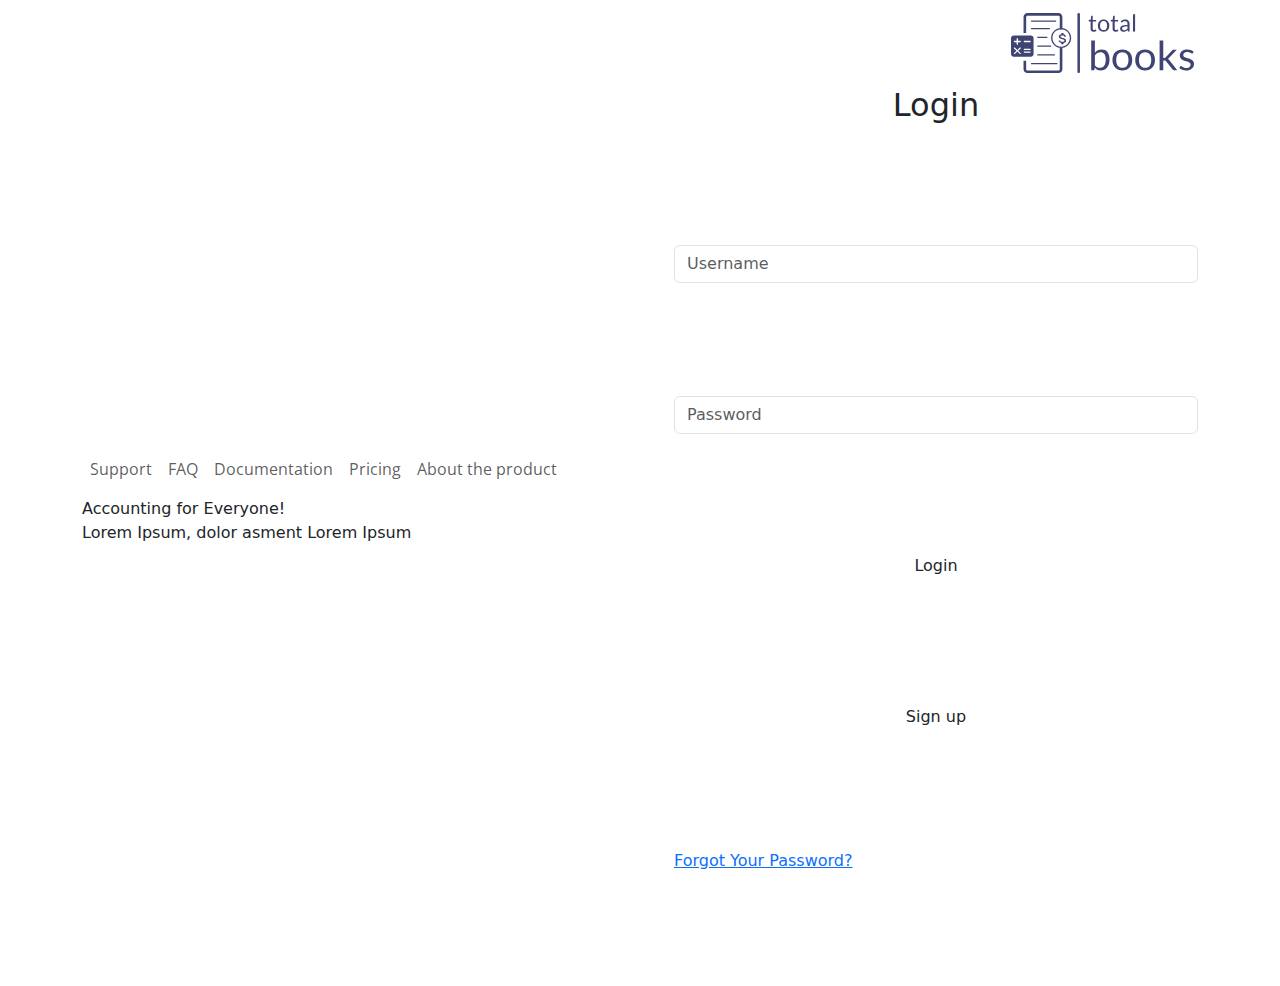
<file: Own Projects/Assignment 3/index.html>
<!DOCTYPE html>
<html lang="en">

<head>
    <meta charset="UTF-8">
    <meta name="viewport" content="width=device-width, initial-scale=1.0">
    <title>Total Book</title>
    <link rel="stylesheet" href="static/css/style.css">
    <link rel="stylesheet" href="https://cdn.jsdelivr.net/npm/bootstrap@5.3.2/dist/css/bootstrap.min.css">
</head>

<body>

    <div class="container">
        <div class="row">
            <nav class="navbar navbar-expand-lg nav-wrapper">
                <div class="container-fluid">
                    <button class="navbar-toggler" type="button" data-bs-toggle="collapse" data-bs-target="#navbarText"
                        aria-controls="navbarText" aria-expanded="false" aria-label="Toggle navigation">
                        <span class="navbar-toggler-icon"></span>
                    </button>
                    <div class="collapse navbar-collapse" id="navbarText">
                        <ul class="navbar-nav me-auto mb-2 mb-lg-0">
                            <li class="nav-item">
                                <a class="nav-link" href="#">Support</a>
                            </li>
                            <li class="nav-item">
                                <a class="nav-link" href="#">FAQ</a>
                            </li>
                            <li class="nav-item">
                                <a class="nav-link" href="#">Documentation</a>
                            </li>
                            <li class="nav-item">
                                <a class="nav-link" href="#">Pricing</a>
                            </li>
                            <li class="nav-item">
                                <a class="nav-link" href="#">About the product</a>
                            </li>
                        </ul>
                    </div>
                </div>
            </nav>
            <div class="row">
                <!-- <img src="" width="20px" height="20px" alt=""> -->
                <div>Accounting for Everyone!</div>
                <div>Lorem Ipsum, dolor asment Lorem Ipsum</div>
            </div>
        </div>
        <div class="row">
            <nav class="navbar navbar-expand-lg nav-wrapper">
                <a class="navbar-brand" href="#"><img src="static/images/Logo.svg" height="60px"></a>
            </nav>
            <div class="container-form">
                <form action="#" method="get" class="login-form">
                    <div class="row vh-100">
                        <h2 class="text-center">Login</h2>
                        <div class="col-12">
                            <input type="text" class="form-control" placeholder="Username" name="username" required>
                        </div>
                        <div class="col-12">
                            <input type="password" class="form-control" placeholder="Password" name="password" required>
                        </div>
                        <div class="text-center col-12">
                            <button class="btn" type="submit">Login</button>
                        </div>
                        <div class="text-center col-12">
                            <button class="btn" type="submit">Sign up</button>
                        </div>
                        <div class="col-12">
                            <a href="#">Forgot Your Password?</a>
                        </div>
                    </div>
                </form>
            </div>
        </div>
    </div>
</body>

</html>
</file>
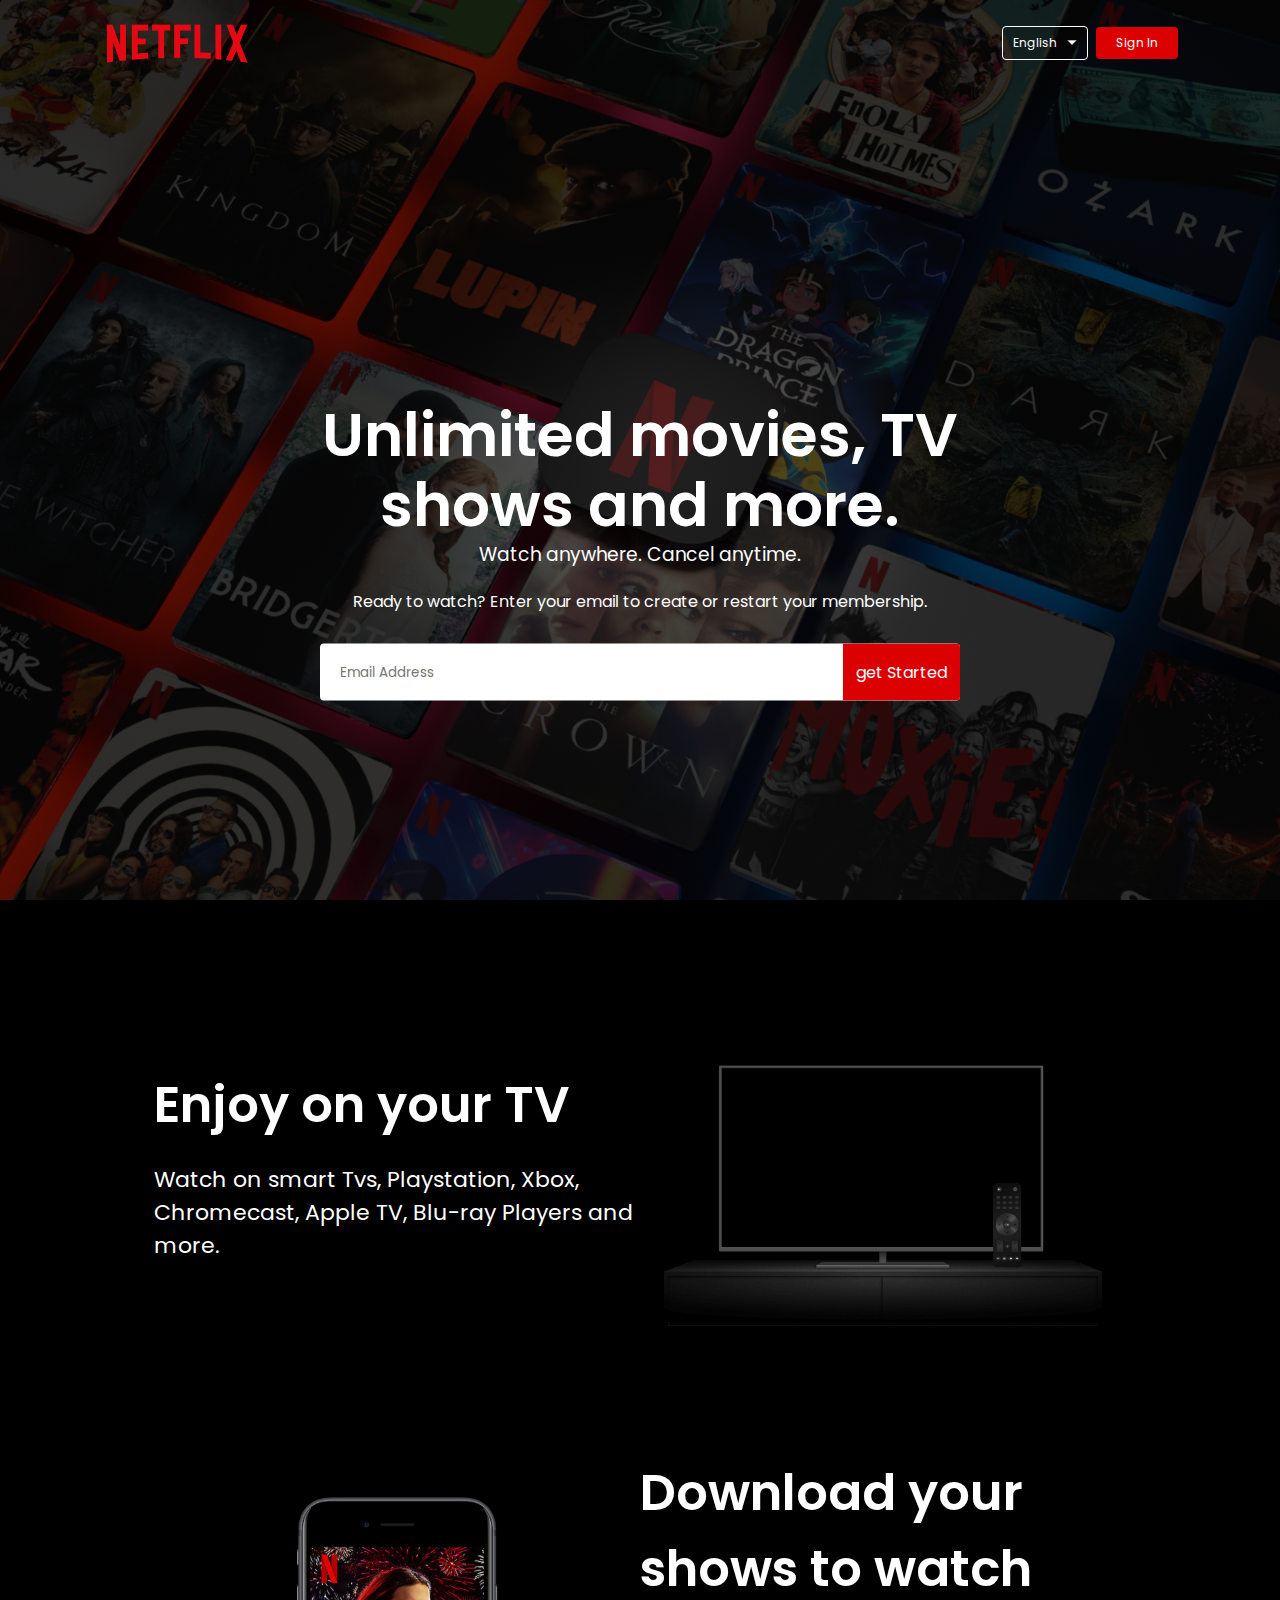
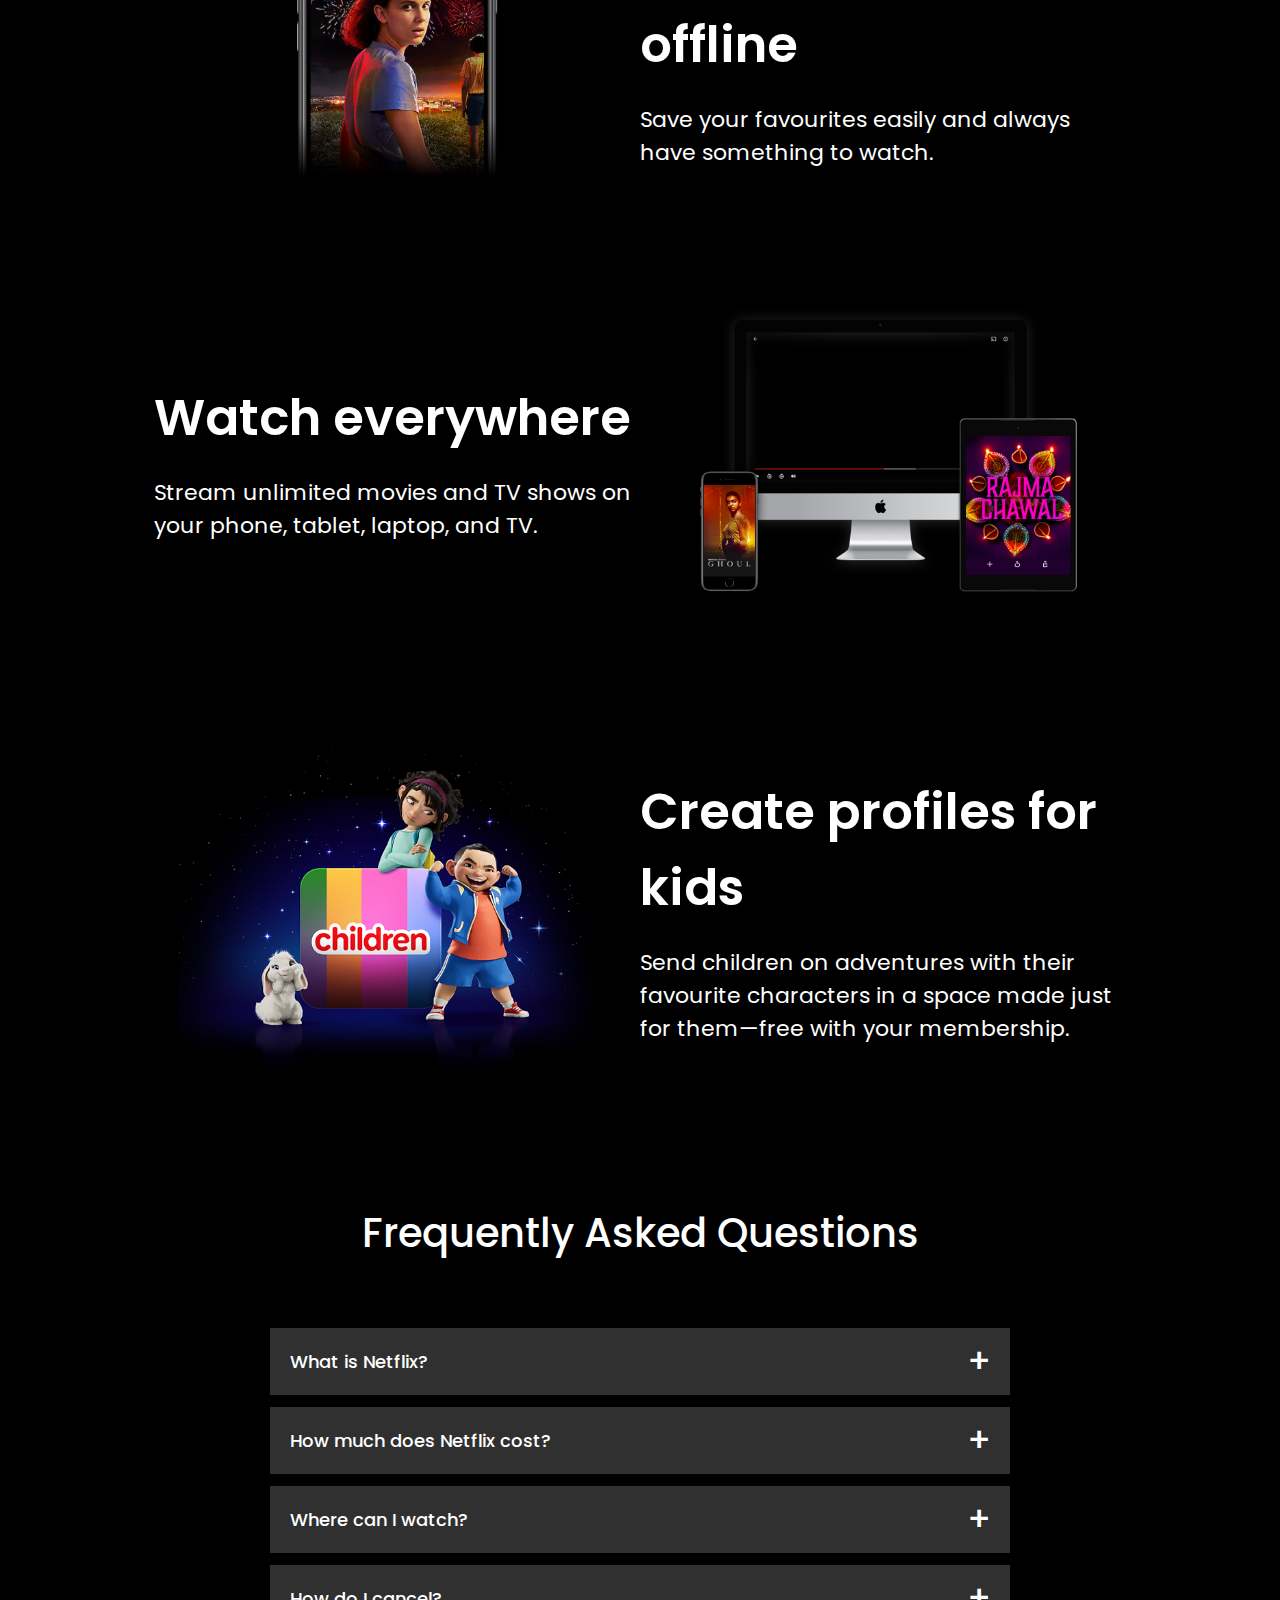
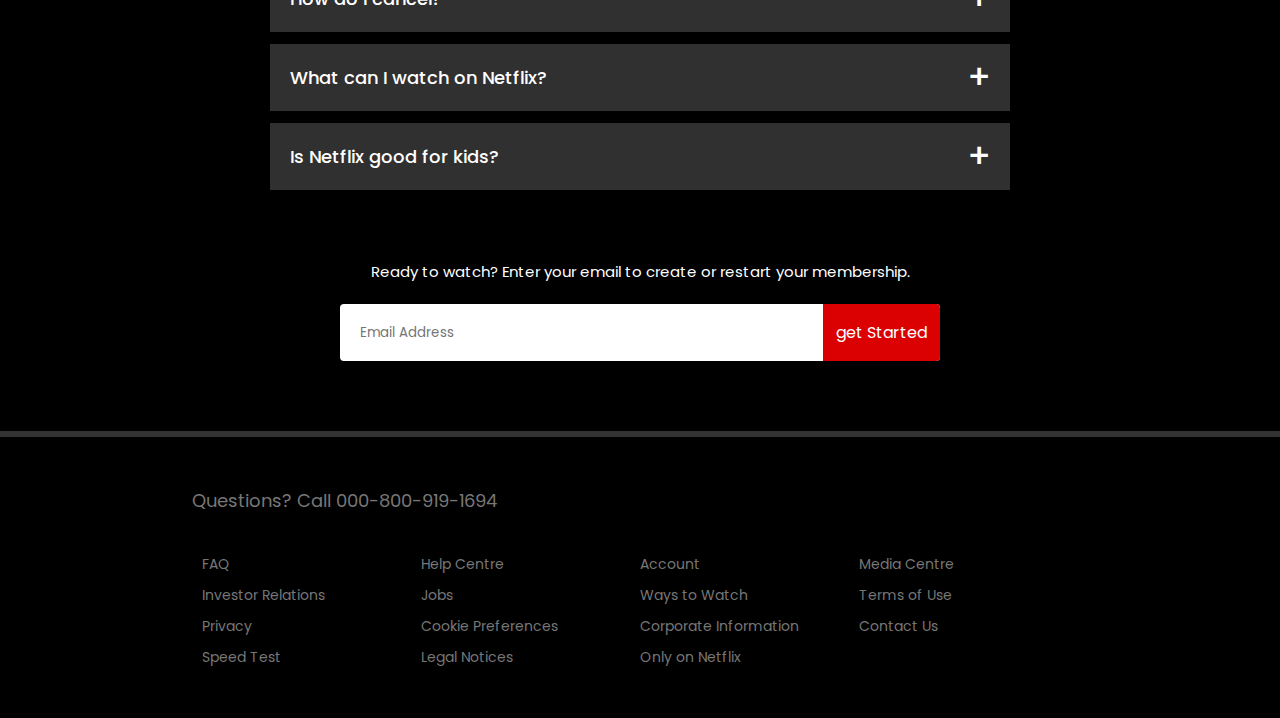
<file: Own Projects/Clone Netflix/index.html>
<!DOCTYPE html>
<html lang="en">

<head>
    <meta charset="UTF-8">
    <meta name="viewport" content="width=device-width, initial-scale=1.0">
    <title>Netflix Clone</title>
    <link rel="stylesheet" href="style.css">
</head>

<body>
    <div class="header">
        <nav>
            <img src="images/Logonetflix-logo.png" class="logo">
            <div>
                <button class="language-btn">English <img src="images/Carrot-Vector 41.svg"></button>
                <button>Sign In</button>
            </div>
        </nav>
        <div class="header-content">
            <h1>Unlimited movies, TV shows and more.</h1>
            <h3>Watch anywhere. Cancel anytime.</h3>
            <p>Ready to watch? Enter your email to create or restart your membership.</p>
            <form class="email-signup">
                <input type="email" placeholder="Email Address" required>
                <button type="submit">get Started</button>
            </form>
        </div>
    </div>
    <div class="features">
        <div class="row">
            <div class="text-col">
                <h2>Enjoy on your TV</h2>
                <p>Watch on smart Tvs, Playstation, Xbox, Chromecast, Apple TV, Blu-ray Players and more.</p>
            </div>
            <div class="img-col">
                <img src="images/tv.png">
            </div>
        </div>
        <div class="row">
            <div class="img-col">
                <img src="images/mobile-0819.jpg">
            </div>
            <div class="text-col">
                <h2>Download your shows to watch offline</h2>
                <p>Save your favourites easily and always have something to watch.</p>
            </div>
        </div>
        <div class="row">
            <div class="text-col">
                <h2>Watch everywhere</h2>
                <p>Stream unlimited movies and TV shows on your phone, tablet, laptop, and TV.</p>
            </div>
            <div class="img-col">
                <img src="images/device-pile-in.png">
            </div>
        </div>
        <div class="row">
            <div class="img-col">
                <img
                    src="images/AAAABVr8nYuAg0xDpXDv0VI9HUoH7r2aGp4TKRCsKNQrMwxzTtr-NlwOHeS8bCI2oeZddmu3nMYr3j9MjYhHyjBASb1FaOGYZNYvPBCL.png">
            </div>
            <div class="text-col">
                <h2>Create profiles for kids</h2>
                <p>Send children on adventures with their favourite characters in a space made just for them—free with
                    your membership.</p>
            </div>
        </div>
    </div>
    <div class="faq">
        <h2>Frequently Asked Questions</h2>
        <ul class="accordian">
            <li>
                <input type="radio" name="accordian" id="first">
                <label for="first">What is Netflix?</label>
                <div class="content">
                    <p>Netflix is a streaming service that offers a wide variety of award-winning TV shows, movies,
                        anime, documentaries and more - on thousands of internet-connected devices.
                        You can watch as much as you want, whenever you want, without a single ad - all for one low
                        monthly price. There's always something new to discover, and new TV shows and movies are added
                        every week!
                    </p>
                </div>
            </li>
            <li>
                <input type="radio" name="accordian" id="second">
                <label for="second">How much does Netflix cost?</label>
                <div class="content">
                    <p>Watch Netflix on your smartphone, tablet, Smart TV, laptop, or streaming device, all for one
                        fixed monthly fee. Plans range from ₹ 149 to ₹ 649 a month. No extra costs, no contracts.
                    </p>
                </div>
            </li>
            <li>
                <input type="radio" name="accordian" id="third">
                <label for="third">Where can I watch?</label>
                <div class="content">
                    <p>
                        Watch anywhere, anytime. Sign in with your Netflix account to watch instantly on the web at
                        netflix.com from your personal computer or on any internet-connected device that offers the
                        Netflix app, including smart TVs, smartphones, tablets, streaming media players and game
                        consoles.
                    </p>
                </div>
            </li>
            <li>
                <input type="radio" name="accordian" id="fourth">
                <label for="fourth">How do I cancel?</label>
                <div class="content">
                    <p>Netflix is flexible. There are no annoying contracts and no commitments. You can easily cancel
                        your account online in two clicks. There are no cancellation fees – start or stop your account
                        anytime.</p>
                </div>
            </li>
            <li>
                <input type="radio" name="accordian" id="fifth">
                <label for="fifth">What can I watch on Netflix?</label>
                <div class="content">
                    <p>
                        Netflix has an extensive library of feature films, documentaries, TV shows, anime, award-winning
                        Netflix originals, and more. Watch as much as you want, anytime you want.
                    </p>
                </div>
            </li>
            <li>
                <input type="radio" name="accordian" id="sixth">
                <label for="sixth">Is Netflix good for kids?</label>
                <div class="content">
                    <p>
                        The Netflix Kids experience is included in your membership to give parents control while kids
                        enjoy family-friendly TV shows and films in their own space.
                    </p>
                </div>
            </li>
        </ul>
        <small>Ready to watch? Enter your email to create or restart your membership.
        </small>
        <form class="email-signup">
            <input type="email" placeholder="Email Address" required>
            <button type="submit">get Started</button>
        </form>
    </div>
    <div class="footer">
        <h2>Questions? Call 000-800-919-1694</h2>
        <div class="row">
            <div class="col">
                <a href="#">FAQ</a>
                <a href="#">Investor Relations</a>
                <a href="#">Privacy</a>
                <a href="#">Speed Test</a>
            </div>
            <div class="col">
                <a href="#">Help Centre</a>
                <a href="#">Jobs</a>
                <a href="#">Cookie Preferences</a>
                <a href="#">Legal Notices</a>
            </div>
            <div class="col">
                <a href="#">Account</a>
                <a href="#">Ways to Watch</a>
                <a href="#">Corporate Information</a>
                <a href="#">Only on Netflix</a>
            </div>
            <div class="col">
                <a href="#">Media Centre</a>
                <a href="#">Terms of Use</a>
                <a href="#">Contact Us</a>
            </div>
        </div>
    </div>
</body>

</html>
</file>
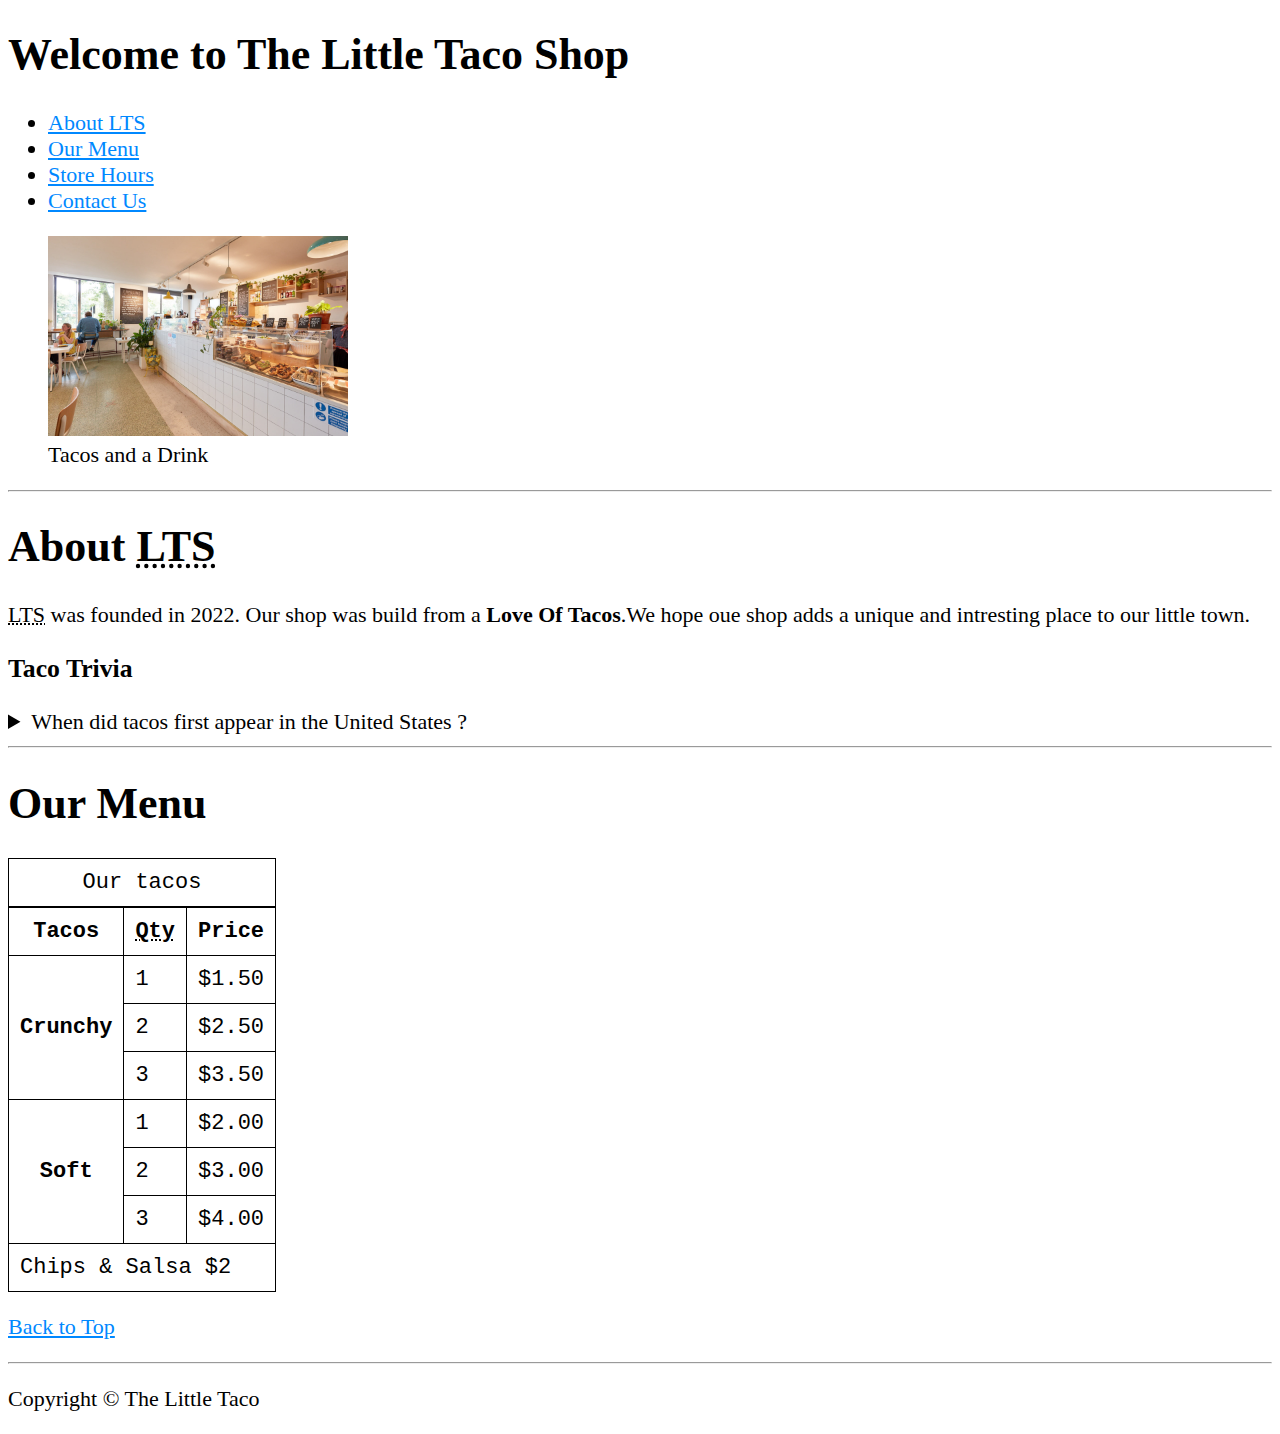
<file: Own Projects/HTML project/index.html>
<!DOCTYPE html>
<html lang="en">
<head>
    <meta charset="UTF-8">
    <meta name="viewport" content="width=device-width, initial-scale=1.0">
    <title>Taco Shop</title>
    <link rel="stylesheet" href="style.css">
    <link rel="icon" href="favicon.ico" type="image/x-icon">
</head>
<body>
    <header>
        <h1>Welcome to The Little Taco Shop</h1>
        <nav aria-label="primary-navigation">
            <ul>
                <li>
                    <a href="#about">About <abbr title="LITTLE TACO SHOP">LTS</abbr></a>
                </li>
                <li>
                    <a href="#menu">Our Menu</a>
                </li>
                <li>
                    <a href="hours.html">Store Hours</a>
                </li>
                <li>
                    <a href="contactus.html">Contact Us</a>
                </li>
            </ul>
        </nav>
        <figure>
            <img src="images/Spike_Cafe_Max-McClure_2621_sRGB_web-1800x1200-c-center.jpg" alt="taco cafe" width="300" height="200">
            <figcaption>Tacos and a Drink</figcaption>
        </figure>
    </header>
    <hr>
    <article id="about">
    <main>
        <h1>About <abbr title="LITTLE TACO SHOP">LTS</abbr></h1>
        <p><abbr title="LITTLE TACO SHOP">LTS</abbr> was founded in 2022. Our shop was build from a <strong>Love Of Tacos</strong>.We hope oue shop adds a unique and intresting place to our little town.</p>

        <h3>Taco Trivia</h3>
        <aside>
            <details>
                <summary>When did tacos first appear in the United States ?</summary>
                <p>Jeffery M Piller, taco historian and professor of history at the university of Minnesota, says the earliest mention of tacos in the United States are in a Newspaper from 1905.
                    (source: Smithsonian Magazin)
                </p>
            </details>
        </aside>
    </article>
        <hr>
        <article id="menu">
        <h1>Our Menu</h1>
        <table>
            <caption>Our tacos</caption>
            <thead>
                <tr>
                    <th>Tacos</th>
                    <th scope="col"><abbr title="Quantity">Qty</abbr></th>
                    <th scope="col">Price</th>
                </tr>
            </thead>
            <tbody>
                <tr>
                    <tr>
                        <th scope="row" rowspan="3">Crunchy</th>
                        <td>1</td>
                        <td>$1.50</td>
                    </tr>
                    <tr>
                        <td>2</td>
                        <td>$2.50</td>
                    </tr>
                    <tr>
                        <td>3</td>
                        <td>$3.50</td>
                    </tr>
                </tr>
                <tr>
                    <th scope="row" rowspan="3">Soft</th>
                    <td>1</td>
                    <td>$2.00</td>
                </tr>
                <tr>
                    <td>2</td>
                    <td>$3.00</td>
                </tr>
                <tr>
                    <td>3</td>
                    <td>$4.00</td>
                </tr>
            </tbody>
            <tfoot>
                <tr>
                    <td colspan="3">Chips & Salsa $2</td>
                </tr>
            </tfoot>
        </table>
    </article>
    </main>
    <footer>
        <p>
            <a href="#">Back to Top</a>
        </p>
    </footer>
    <hr>
    <p>Copyright &copy; The Little Taco</p>

</body>
</html>
</file>
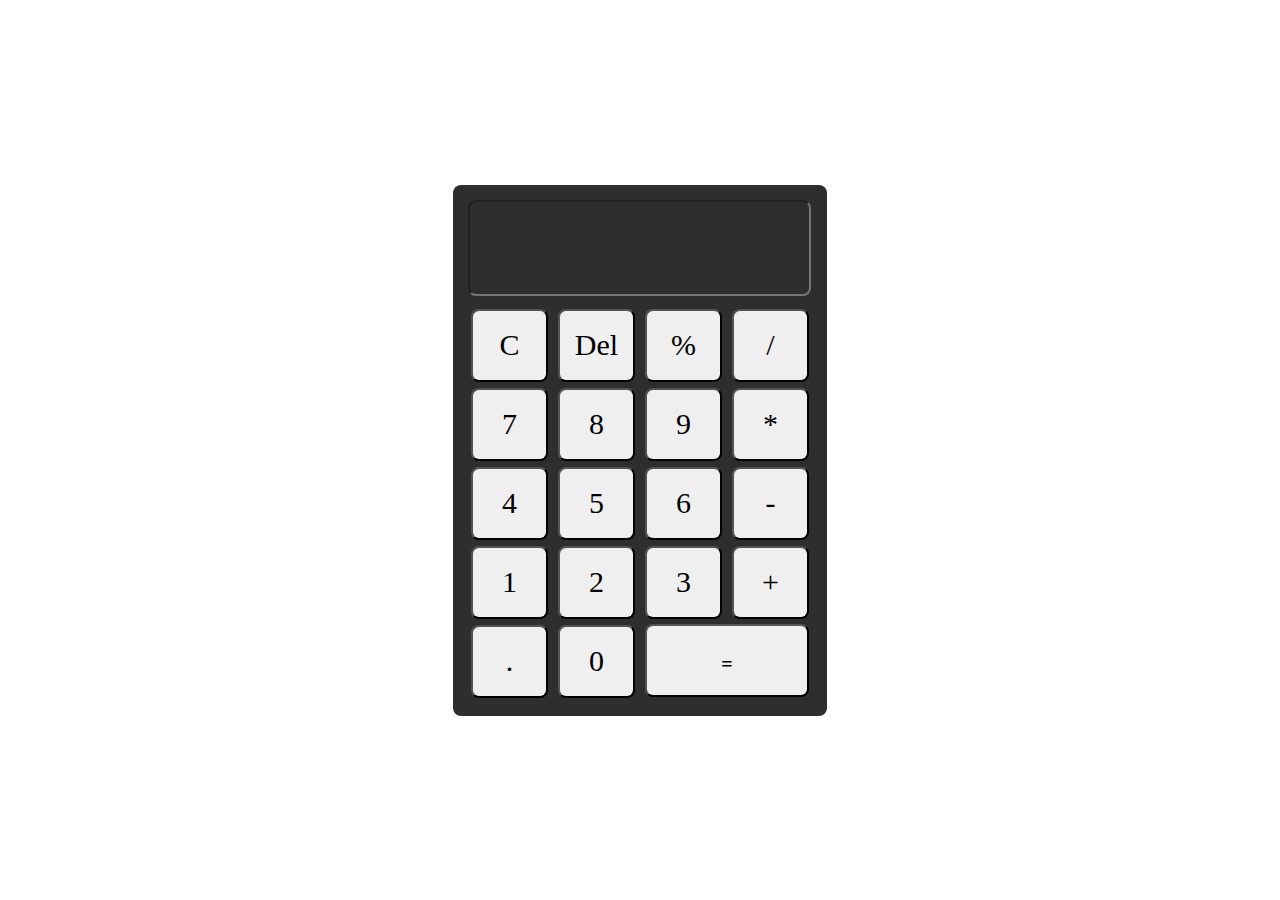
<file: Own Projects/Project_2/index.html>
<!DOCTYPE html>
<html lang="en">

<head>
    <meta charset="UTF-8">
    <meta name="viewport" content="width=device-width, initial-scale=1.0">
    <title>Calculator</title>
    <link rel="stylesheet" href="static/css/style.css">
    <link rel="stylesheet" href="static/css/responsive.css">
    <script src="https://code.jquery.com/jquery-3.6.4.min.js"></script>
    <script src="static/js/custom.js"></script>
</head>

<body>
    <div class="container">
        <div class="calculator">
            <form>
                <div>
                    <input class="calc-display" type="text" name="display" id="display">
                </div>
                <div>
                    <button class="clear-button" type="button" value="clear">C</button>
                    <button class="del-button" type="button" value="del">Del</button>
                    <button class="calc-button" type="button" value="%">%</button>
                    <button class="calc-button" type="button" value="/">/</button>
                </div>
                <div>
                    <button class="calc-button" type="button" value="7">7</button>
                    <button class="calc-button" type="button" value="8">8</button>
                    <button class="calc-button" type="button" value="9">9</button>
                    <button class="calc-button" type="button" value="*">*</button>
                </div>
                <div>
                    <button class="calc-button" type="button" value="4">4</button>
                    <button class="calc-button" type="button" value="5">5</button>
                    <button class="calc-button" type="button" value="6">6</button>
                    <button class="calc-button" type="button" value="-">-</button>
                </div>
                <div>
                    <button class="calc-button" type="button" value="1">1</button>
                    <button class="calc-button" type="button" value="2">2</button>
                    <button class="calc-button" type="button" value="3">3</button>
                    <button class="calc-button" type="button" value="+">+</button>
                </div>
                <div>
                    <button class="calc-button" type="button" value=".">.</button>
                    <button class="calc-button" type="button" value="0">0</button>
                    <button class="calc-equal-button" type="button" value="=">=</button>
                </div>
            </form>
        </div>
    </div>  
</body>

</html>
</file>
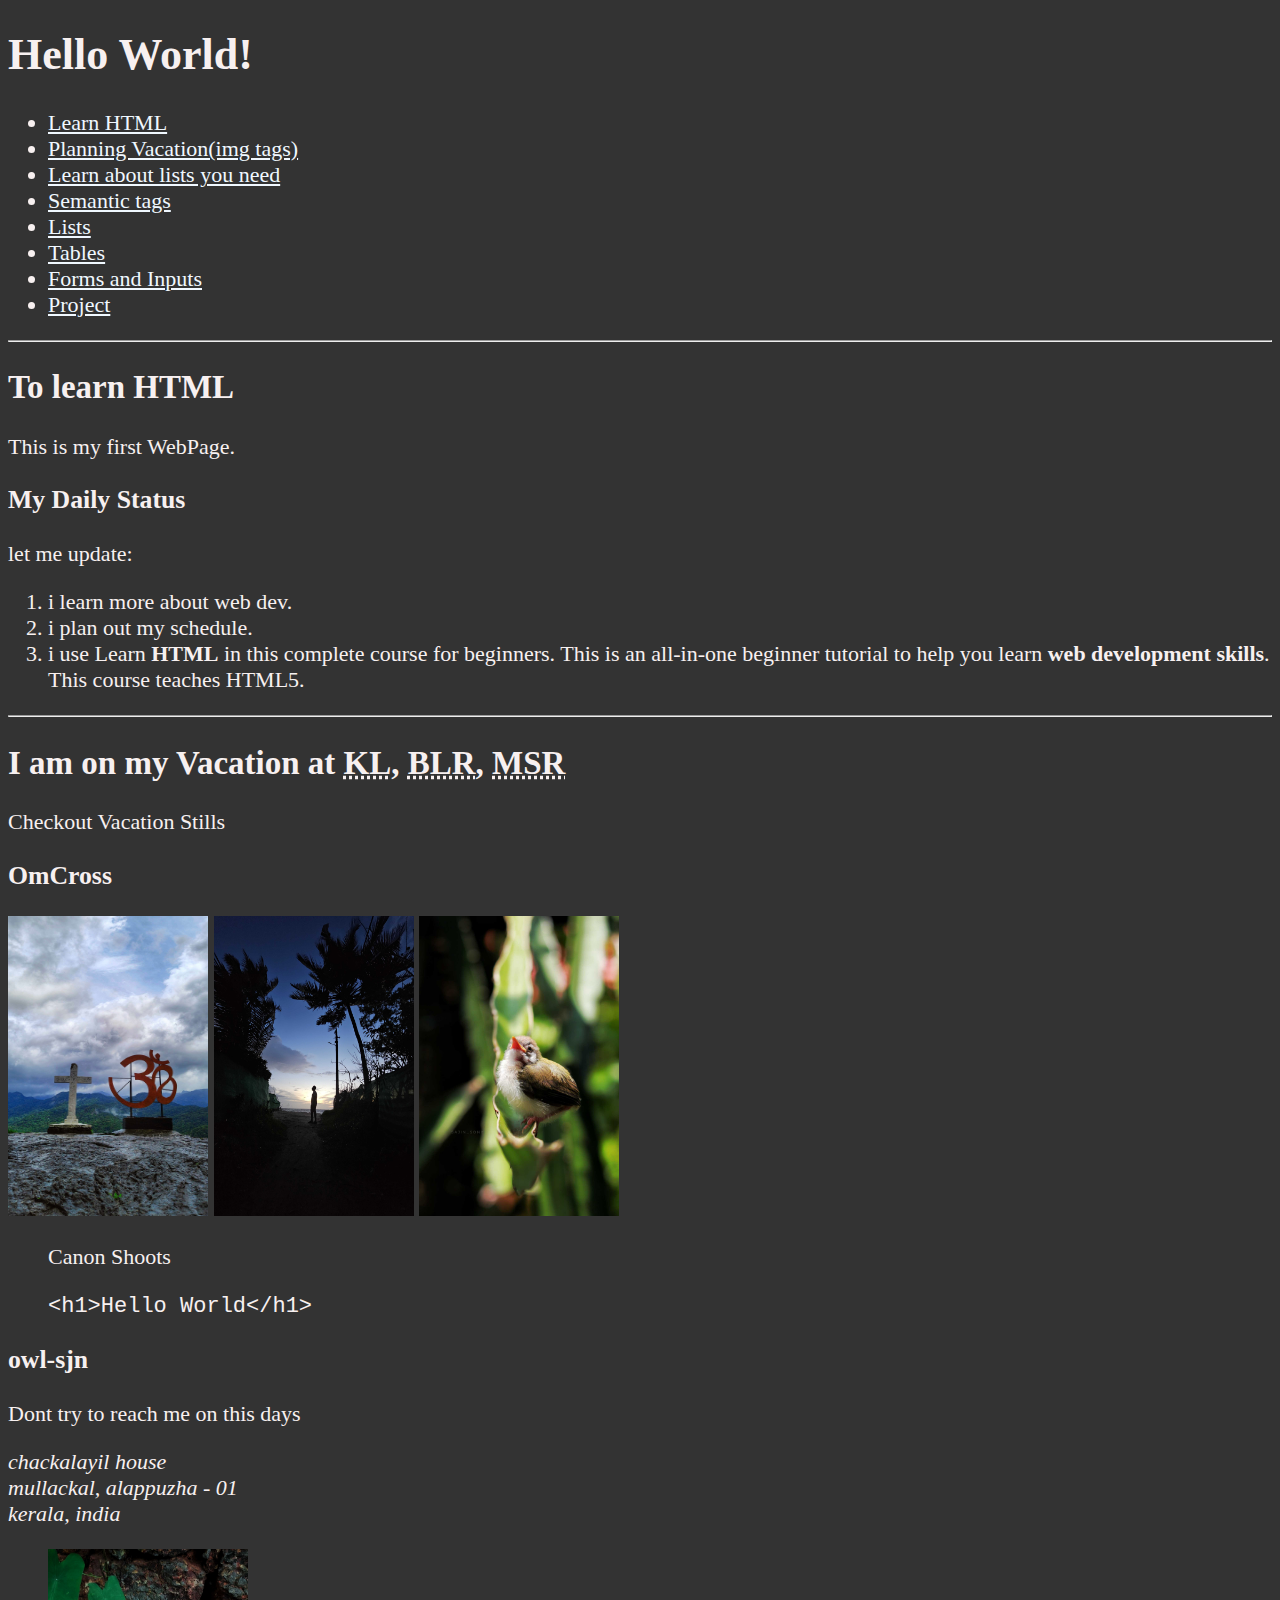
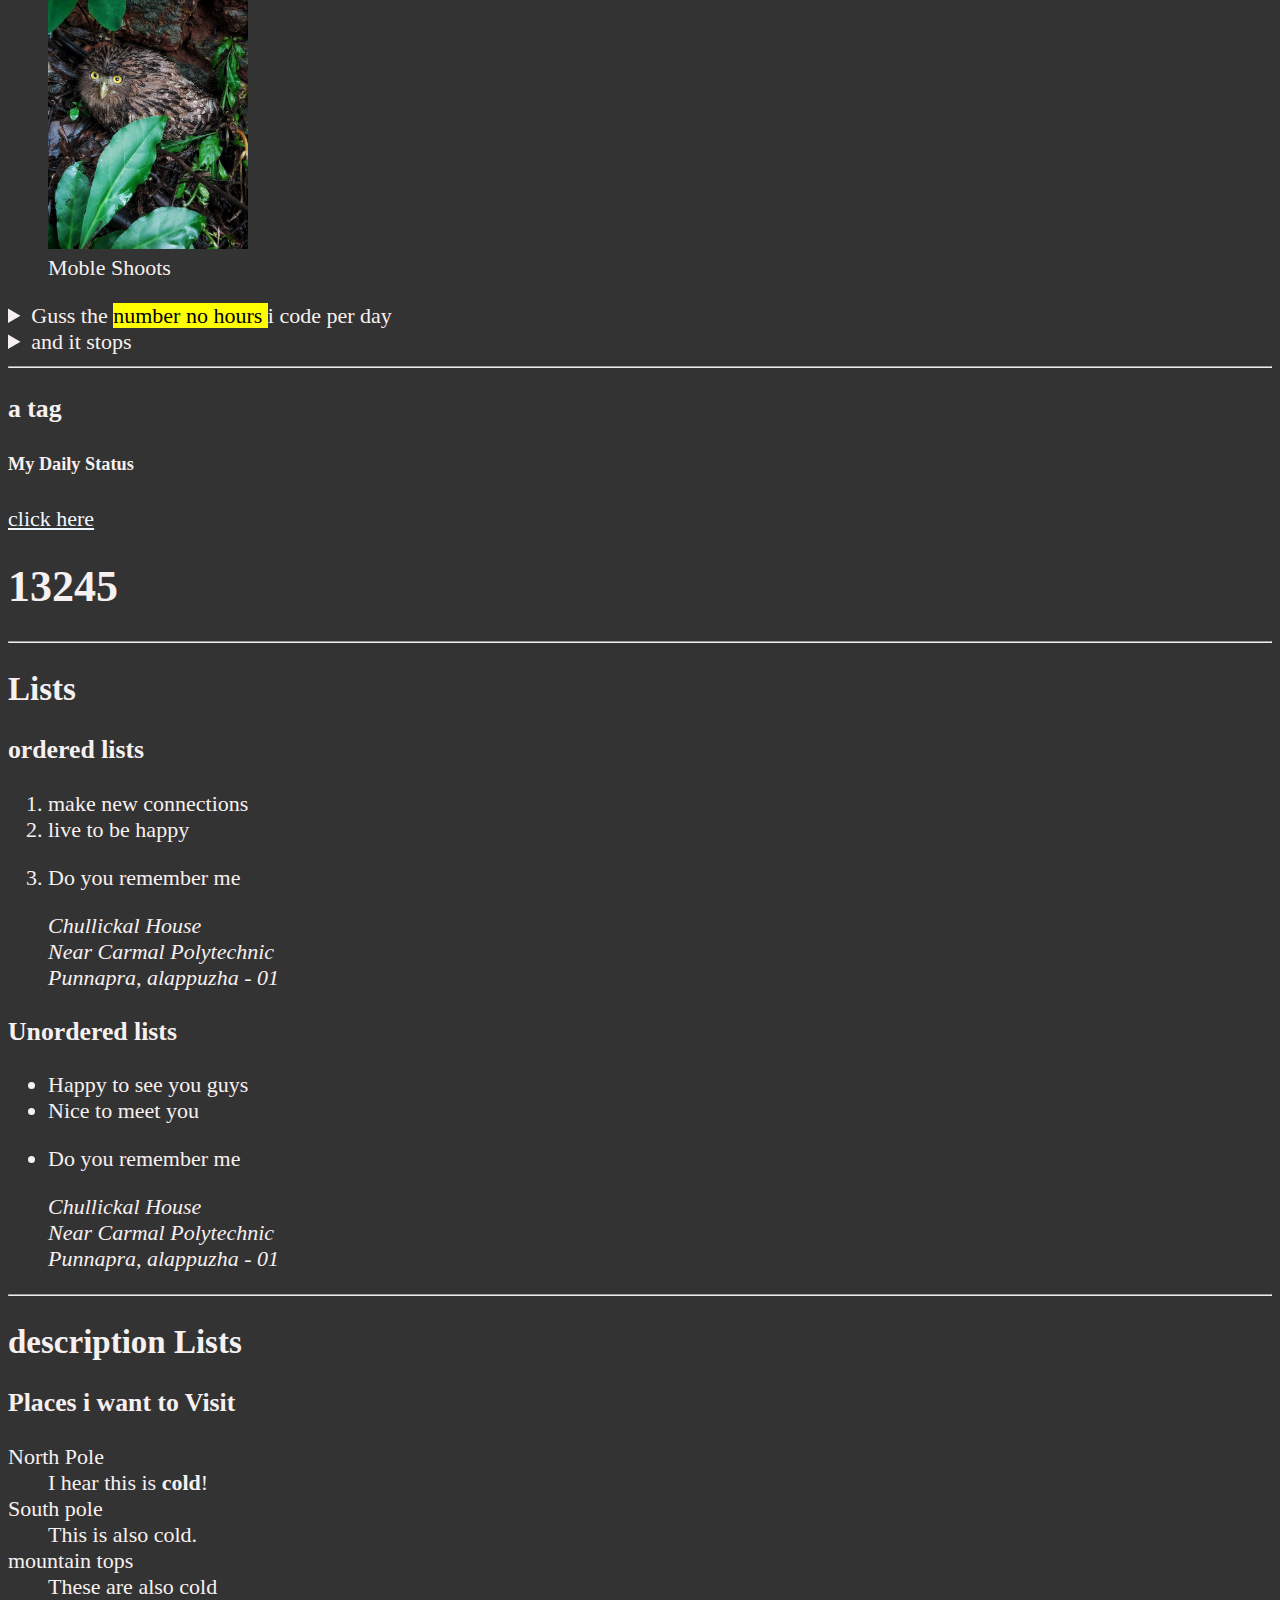
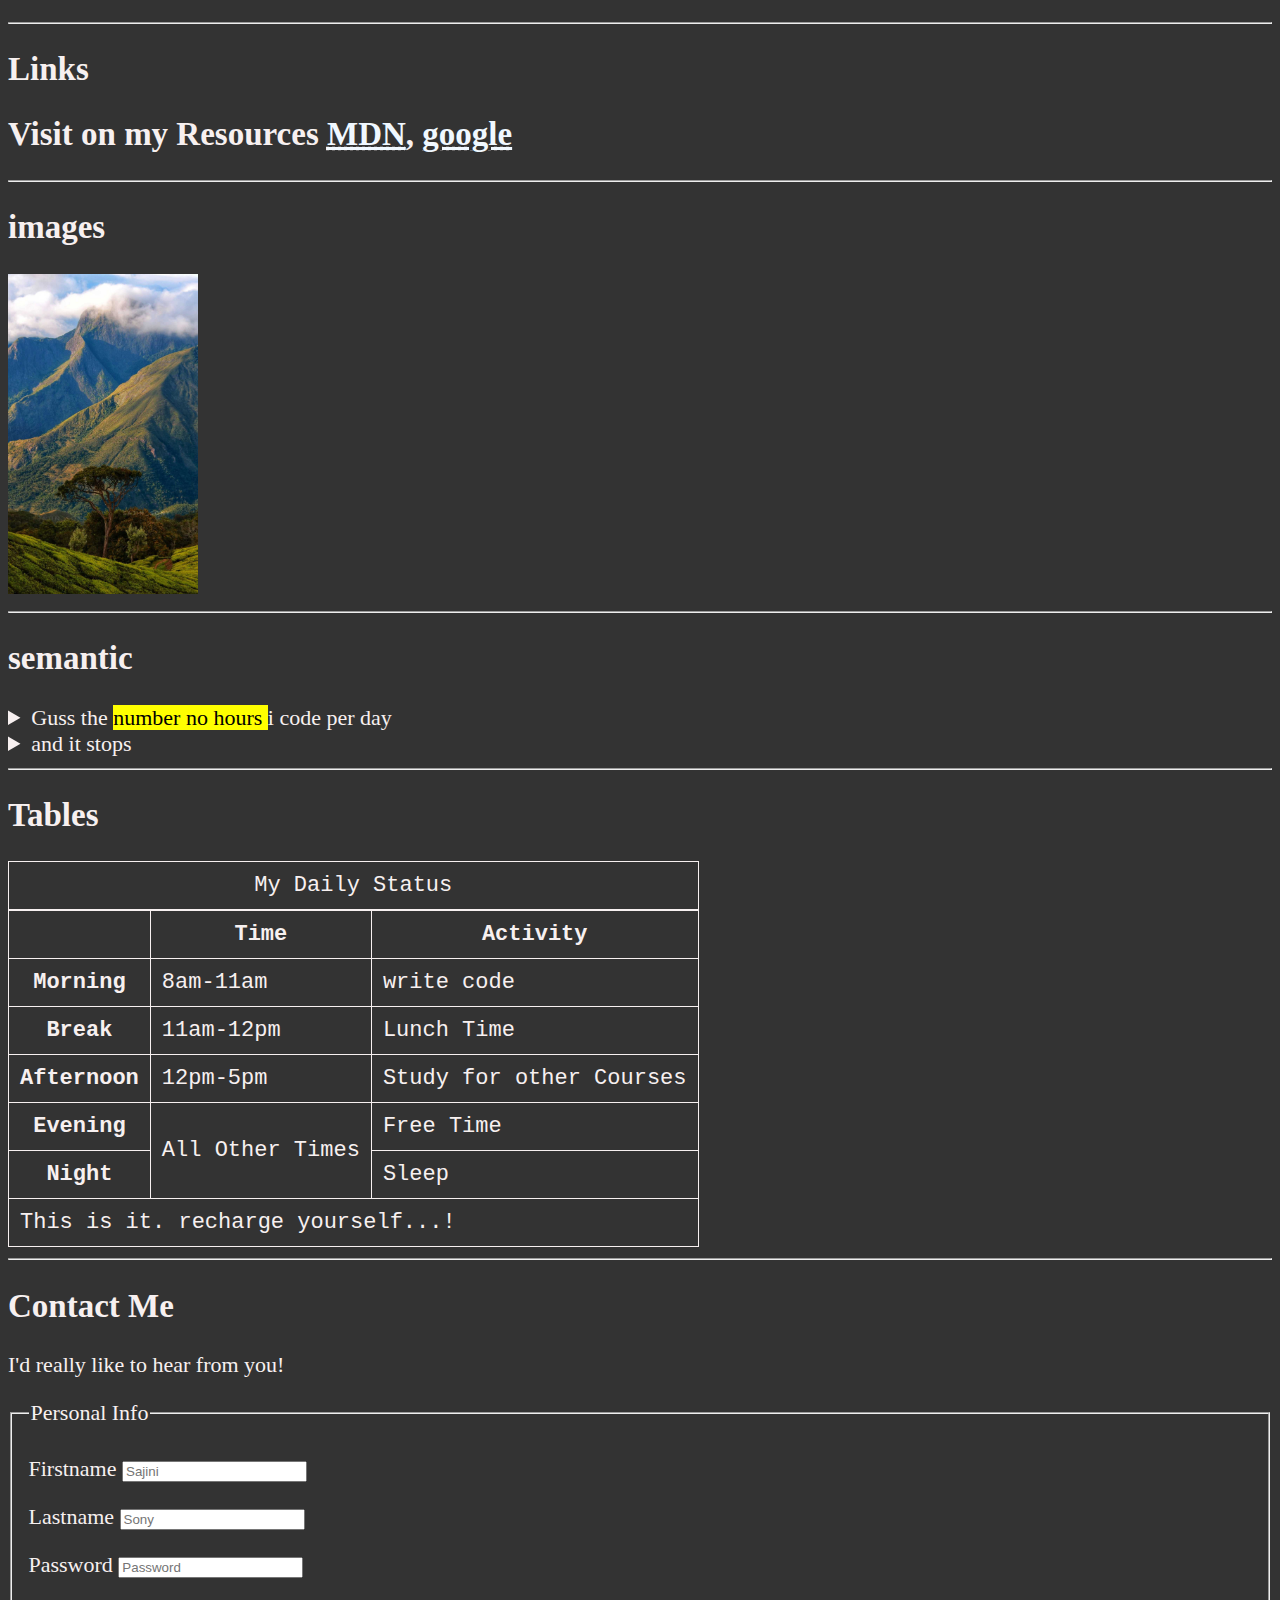
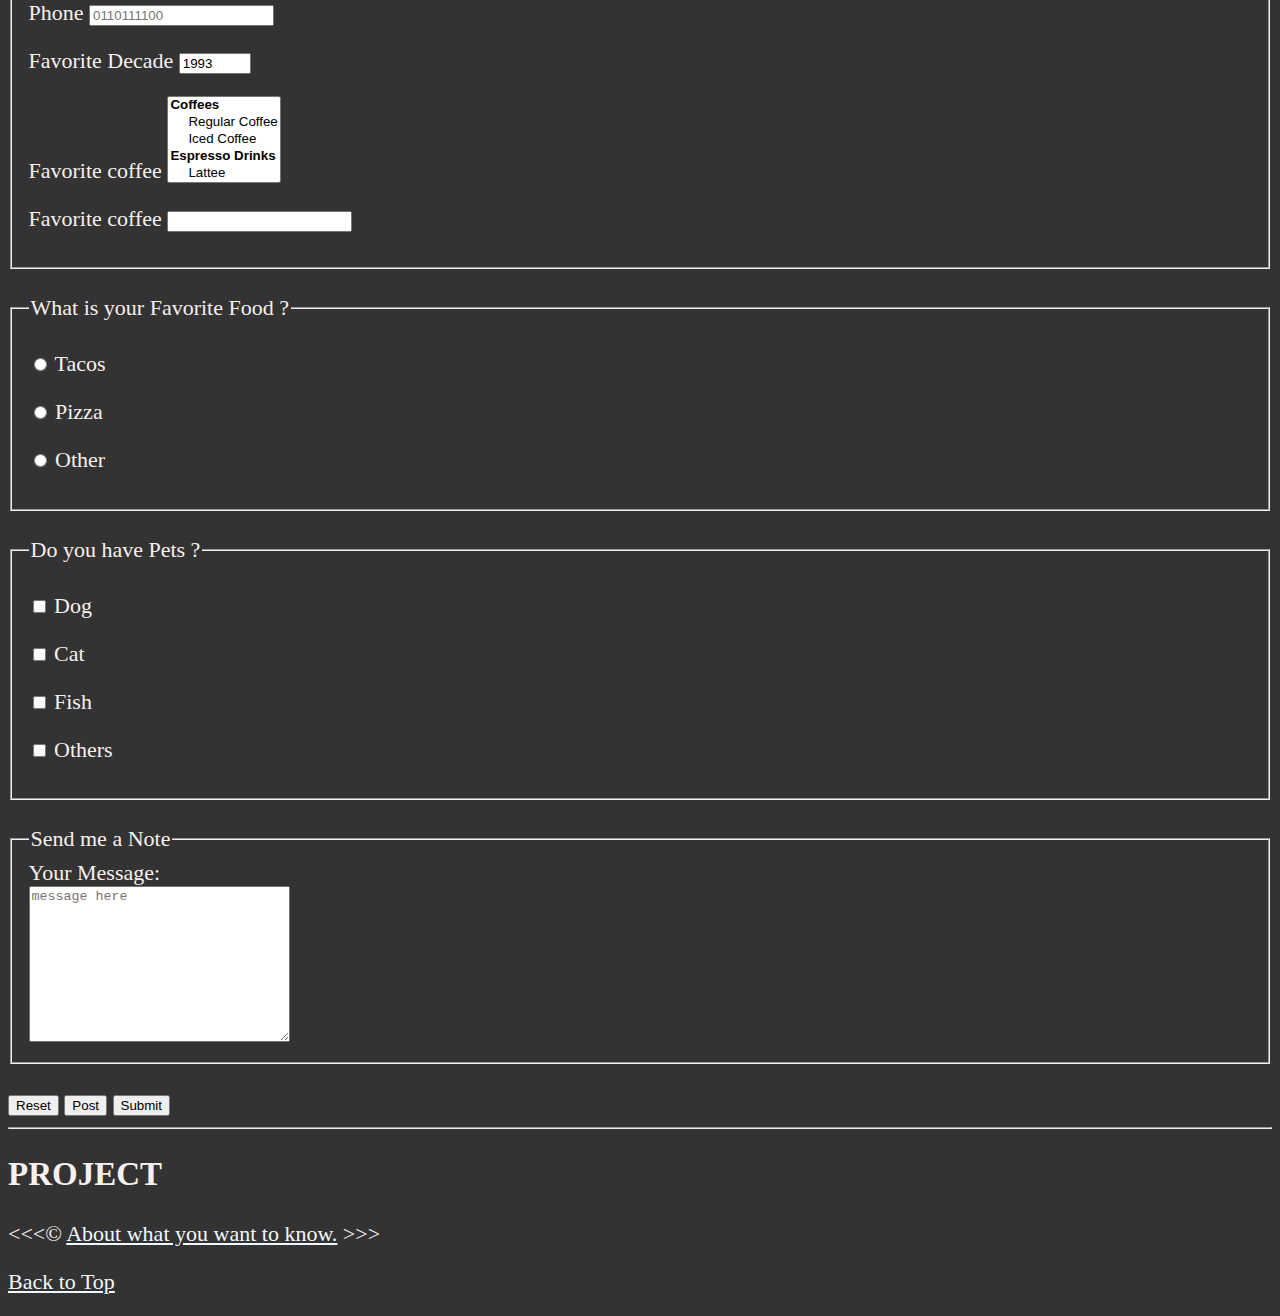
<file: Own Projects/Test/index.html>
<!DOCTYPE html>
<html lang="en">

<head>
    <meta charset="UTF-8">
    <meta name="author" content="sajin sony">
    <meta name="description" content="This page contains all the things i am learning how to create as i learn HTML.">
    <title>My First Web Page</title>
    <link rel="icon" href="home sjn.jpeg" type="image/x-icon">
    <link rel="stylesheet" href="style.css">

</head>

<body>
    <header>
        <!-- h1-h6, paragraph tag -->
        <h1>Hello World!</h1>

        <nav aria-label="primary-navigation">
            <ul>
                <li>
                    <a href="#html">Learn HTML</a> 
                    <!-- <br> <a href="#vacation">Planning Vacation</a> <br> <a href="#learn">Learn about lists you need</a> <br> <a href="#semantic">Semantic tags</a> <br>
                    <a href="#descriptiion">Lists</a> <br> <a href="#Tables">Tables</a> <br> <a href="#Forms">Forms and Inputs</a> <br> <a href="#project">Project</a> -->
                </li>
                <li>
                    <a href="#vacation">Planning Vacation(img tags)</a>
                </li>
                <li>
                    <a href="#learn">Learn about lists you need</a>
                </li>
                <li>
                    <a href="#semantic">Semantic tags</a>
                </li>
                <li>
                    <a href="#descriptiion">Lists</a>
                </li>
                <li>
                    <a href="#Tables">Tables</a>
                </li>
                <li>
                    <a href="#Forms">Forms and Inputs</a>
                </li>
                <li>
                    <a href="#project">Project</a>
                </li>
            </ul>
        </nav>

    </header>
    <main>
        <article id="html">

            <hr>
            <h2>To learn HTML</h2>
            <p>This is my first WebPage.</p>
            <h3>My Daily Status</h3>
            <p>let me update:</p>
            <!-- ordered list & unordered list, list items, strong tag -->
            <ol>
                <li> i learn more about web dev.</li>
                <li>i plan out my schedule.</li>
                <li> i use Learn <strong>HTML</strong> in this complete course for beginners. This is an all-in-one
                    beginner
                    tutorial to help you learn <strong>web development skills</strong>.
                    This course teaches HTML5. </li>
            </ol>
        </article>
        <hr>
        <article id="vacation">
            <!-- break tag, abbreviation, address -->
            <li>
                <h2>I am on my Vacation at <abbr title="kerala">KL</abbr>, <abbr title="Bangalore">BLR</abbr>, <abbr
                        title="Mysoor">MSR</abbr></h2>
            </li>
            <p>Checkout Vacation Stills</p>
            <section>
                <h3>OmCross</h3>
                <img src="images/Om Cross - sjn.jpeg" alt="OmCross Logo" title="On My Vacation Stills" width="200"
                    height="300" loading="lazy">
                <img src="images/20231002_183041.jpg" alt="Beach" title="Vacation Stills" width="200" height="300"
                    loading="lazy">
                <img src="images/home sjn.jpeg" alt="Canon shoots" title="Stills on my Hands" width="200" height="300"
                    loading="lazy">
                <figure>
                    <figcaption>
                        Canon Shoots
                        <p>
                            <code>&lt;h1&gt;Hello World&lt;/h1&gt;</code>
                        </p>
                    </figcaption>
                </figure>
            </section>
            <section>
                <h3>owl-sjn</h3>
                <li>
                    <p>Dont try to reach me on this days </p>
                    <address>
                        chackalayil house <br>
                        mullackal, alappuzha - 01 <br>
                        kerala, india
                    </address>
                    <figure>
                        <img src="images/owl-sjn.jpeg" alt="owl-sjn" title="It's On earth" width="200" height="300"
                            loading="lazy">
                        <figcaption>
                            Moble Shoots
                        </figcaption>
                    </figure>
                </li>
                <aside>
                    <details>
                        <summary>Guss the <mark> number no hours </mark>i code per day</summary>
                        <p>I start at <time datetime="08.30">8.30 am</time> and
                            i write code for <time datetime="PT3H">
                                3 hours </time>every morning.</p>
                    </details>
                    <details>
                        <summary>and it stops</summary>
                        <p>and i stops at 5.30 pm </p>
                    </details>
                </aside>
            </section>
        </article>

        <hr>
        <!-- a tag -->
        <h3>a tag</h3>
        <h5>My Daily Status</h5>
        <a href="https://docs.google.com/spreadsheets/d/1p5IevavKUhzhHOBwNdKV392oGxjLWX878X9Gu8mJcHI/edit#gid=0">click
            here</a>
        <h1>13245</h1>
        <hr>


        <article id="learn">
            <!-- list -->
            <!-- ordered -->
            <section>
                <h2>Lists</h2>
                <h3>ordered lists</h3>
                <ol>
                    <li>make new connections</li>
                    <li>live to be happy</li>
                    <li>
                        <p>Do you remember me</p>
                        <address>Chullickal House <br> Near Carmal Polytechnic <br> Punnapra, alappuzha - 01</address>
                    </li>
                </ol>

                <!-- unordered -->
                <h3>Unordered lists</h3>
                <ul>
                    <li>Happy to see you guys</li>
                    <li>Nice to meet you</li>
                    <li>
                        <p>Do you remember me</p>
                        <address>Chullickal House <br> Near Carmal Polytechnic <br> Punnapra, alappuzha - 01</address>
                    </li>
                </ul>
            </section>

            <hr>
            <!-- description list, description terms, description details -->
            <h2>description Lists</h2>
            <section id="descriptiion">
                <h3>Places i want to Visit</h3>
                <dl>
                    <dt>North Pole</dt>
                    <dd>I hear this is <strong>cold</strong>!</dd>

                    <dt>South pole</dt>
                    <dd>This is also cold.</dd>

                    <dt>mountain tops</dt>
                    <dd>These are also cold</dd>
                </dl>
                <hr>
                <!-- Links -->
                <h2>Links</h2>
                <li>
                    <h2>Visit on my Resources <abbr title="mozilla developer Network"><a
                                href="https://developer.mozilla.org/">MDN</a></abbr>, <abbr title="google"><a
                                href="https://www.google.com/">google</a></abbr></h2>
                </li>


                <hr>

                <!-- Add images -->
                <h2>images</h2>

                <img src="images/Munnar sjn.jpeg" alt="HTML5 Logo" title="I am learning HTML5" width="190" height="320">

                <hr>
            </section>
        </article>
    </main>
    <!-- semantic tags -->
    <article id="semantic">
        <h2>semantic</h2>
        <aside>
            <details>
                <summary>Guss the <mark> number no hours </mark>i code per day</summary>
                <p>I start at <time datetime="08.30">8.30 am</time> and
                    i write code for <time datetime="PT3H">
                        3 hours </time>every morning.</p>
            </details>
            <details>
                <summary>and it stops</summary>
                <p>and i stops at 5.30 pm </p>
            </details>
        </aside>
    </article>

    <hr>

    <!-- Create Tables -->
    <!-- table_rows, table_data  -->
    <section id="Tables">
        <h2>Tables</h2>

        <table>
            <caption>My Daily Status</caption>
            <thead>
                <tr>
                    <th>&nbsp;</th>
                    <th scope="col">Time</th>
                    <th scope="col">Activity</th>
                </tr>
            </thead>
            <tbody>
                <tr>
                    <th scope="row">Morning</th>
                    <td>
                        <time datetime="08.00">8am</time>-<time datetime="11.00">11am</time>
                    </td>
                    <td>write code</td>
                </tr>
                <tr>
                    <th scope="row">Break</th>
                    <td>
                        <time datetime="11.00">11am</time>-<time datetime="11.00">12pm</time>
                    </td>
                    <td>Lunch Time</td>
                </tr>
                <tr>
                    <th scope="row">Afternoon</th>
                    <td>
                        <time datetime="12.00">12pm</time>-<time datetime="05.00">5pm</time>
                    </td>
                    <td>Study for other Courses</td>
                </tr>
                <tr>
                    <th scope="row">Evening</th>
                    <td rowspan="2">All Other Times</td>
                    <td>Free Time</td>
                </tr>
                <tr>
                    <th scope="row">Night</th>
                    <td>Sleep</td>
                </tr>
            </tbody>
            <tfoot>
                <tr>
                    <td colspan="3">This is it. recharge yourself...!</td>
                </tr>
            </tfoot>
        </table>

    </section>

    <hr>
    <!-- Forms and Inputs -->

    <section id="Forms">
        <h2>Contact Me</h2>
        <p>I'd really like to hear from you!</p>

        <form action="https://httpbin.org/get" method="get">
            <fieldset>
                <legend>Personal Info</legend>
                <p>
                    <label for="firstName">Firstname</label>
                    <input type="text" name="firstName" id="firstName" placeholder="Sajini" autocomplete="on" required
                        >
                </p>
                <p>
                    <label for="lastName">Lastname</label>
                    <input type="text" name="lastName" id="lastName" placeholder="Sony" autocomplete="on" required>
                </p>
                <p>
                    <label for="password">Password</label>
                    <input type="password" name="password" id="password" placeholder="Password" required>
                </p>
                <p>
                    <label for="phone">Phone</label>
                    <input type="tel" name="phone" id="phone" placeholder="0110111100"
                        pattern="[0-9]{3}[0-9]{3}[0-9]{4}">
                </p>
                <p>
                    <label for="decade">Favorite Decade</label>
                    <input type="number" name="decade" id="decade" min="1950" max="2020" step="10" value="1993">
                </p>
                <p>
                    <label for="coffee">Favorite coffee</label>
                    <select name="coffee" id="coffee" multiple size="5">
                        <optgroup label="Coffees">
                            <option value="regular coffee">Regular Coffee</option>
                            <option value="iced coffee">Iced Coffee</option>
                        </optgroup>
                        <optgroup label="Espresso Drinks">
                            <option value="latte">Lattee</option>
                            <option value="cappuccino">cappuccino</option>
                            <option value="sulaimani">Sulaimani</option>
                            <option value="americano">Americano</option>
                        </optgroup>
                        <option value="others">Others</option>
                    </select>
                </p>
                <p>
                    <label for="coffee">Favorite coffee</label>
                    <input type="text" name="coffee" id="coffee" list="coffee-list">
                    <datalist id="coffee-list">
                        <option value="regular coffee">
                        <option value="iced coffee">
                        <option value="latte">
                        <option value="cappuccino">
                        <option value="sulaimani">
                        <option value="americano">
                    </datalist>
                </p>
            </fieldset>
            <br>
            <fieldset>
                <legend>What is your Favorite Food ?</legend>
                <p>
                    <input type="radio" name="food" id="tacos" value="tacos">
                    <label for="tacos">Tacos</label>
                </p>
                <p>
                    <input type="radio" name="food" id="pizza" value="pizza">
                    <label for="pizza">Pizza</label>
                </p>
                <p>
                    <input type="radio" name="food" id="other" value="other">
                    <label for="other">Other</label>
                </p>
            </fieldset>
            <br>
            <fieldset>
                <legend>Do you have Pets ?</legend>
                <p>
                    <input type="checkbox" name="pets" id="dog" value="dog">
                    <label for="dog">Dog</label>
                </p>
                <p>
                    <input type="checkbox" name="pets" id="cat" value="cat">
                    <label for="cat">Cat</label>
                </p>
                <p>
                    <input type="checkbox" name="pets" id="fish" value="fish">
                    <label for="fish">Fish</label>
                </p>
                <p>
                    <input type="checkbox" name="pets" id="otherPets" value="otherPets">
                    <label for="otherPets">Others</label>
                </p>
            </fieldset>
            <br>
            <fieldset>
                <legend>Send me a Note</legend>
                <label for="message">Your Message:</label>
                <br>
                <textarea name="message" id="message " cols="30" rows="10" placeholder="message here"></textarea>
            </fieldset>
            <br>
            <button type="reset">Reset</button> 
            <button type="submit" formaction="https://httpbin.org/post" formmethod="post">Post</button>
            <button type="submit">Submit</button>
        </form>

    </section>
    <hr>

    <!-- PROJECT -->
    <article id="project">
    <h2>PROJECT</h2>


    </article>

    <footer>
        <p> &lt;&lt;&lt;&copy; <a href="about.html"> About what you want to know.</a> &gt;&gt;&gt; <br></p>
        <p>
            <a href="#">Back to Top</a>
        </p>
    </footer>
</body>

</html>
</file>
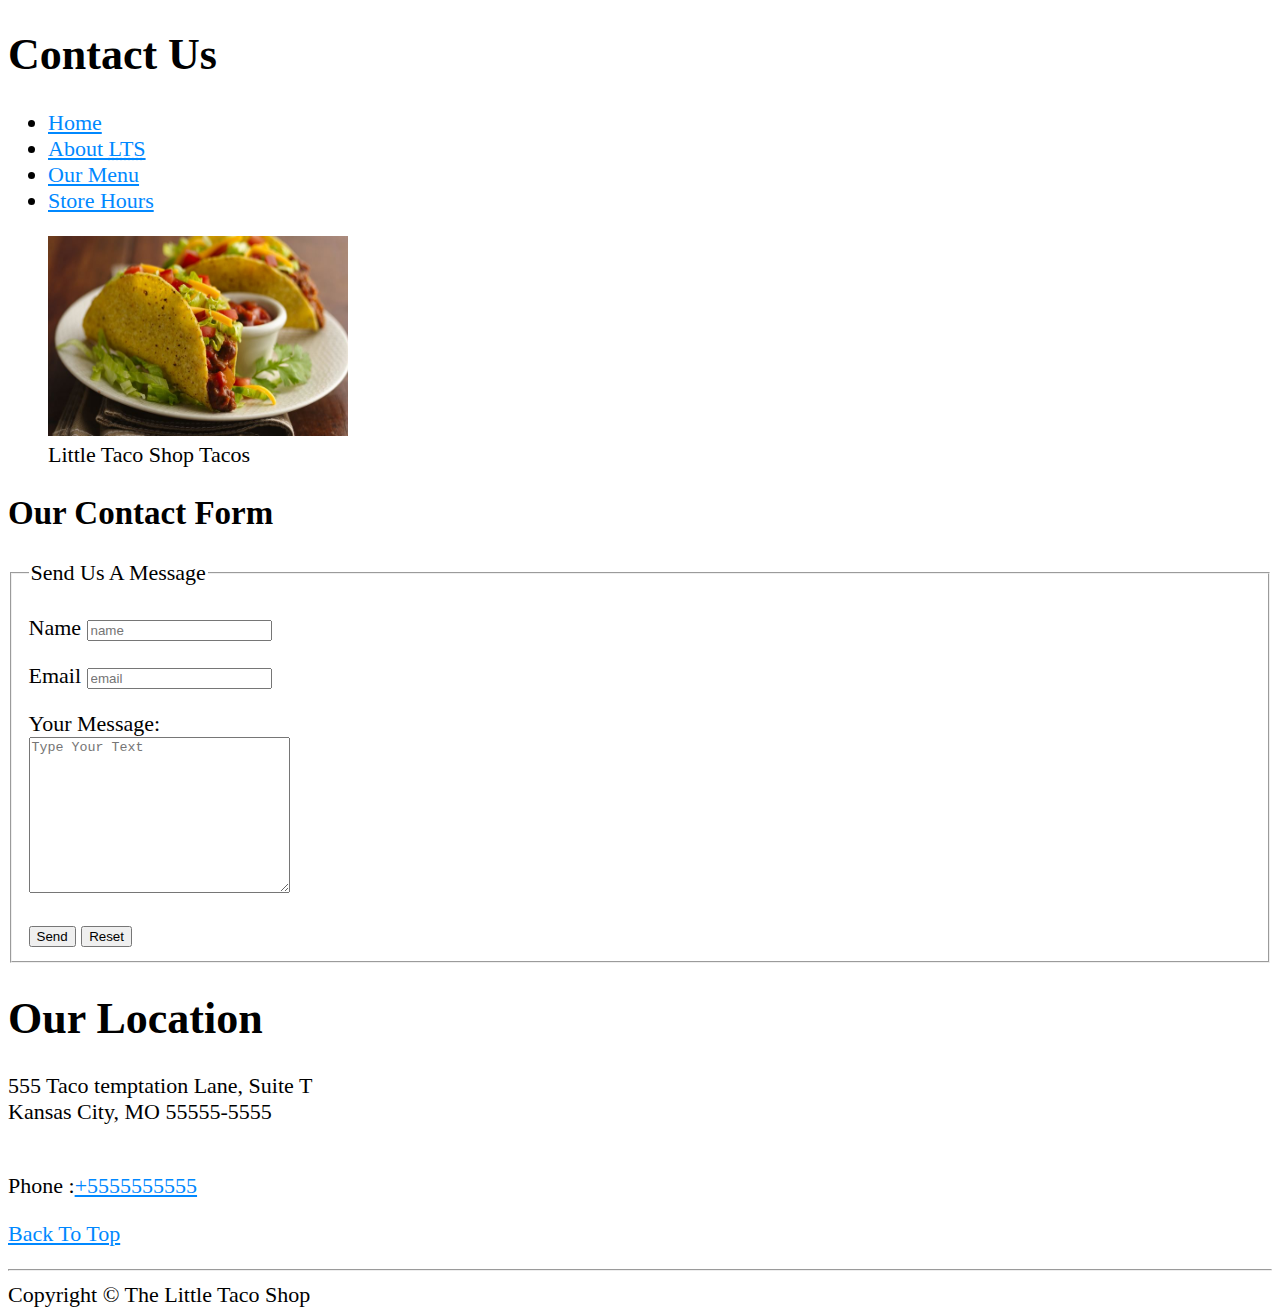
<file: Own Projects/HTML project/contactus.html>
<!DOCTYPE html>
<html lang="en">
<head>
    <meta charset="UTF-8">
    <meta name="viewport" content="width=device-width, initial-scale=1.0">
    <title>Contact Us</title>
    <link rel="stylesheet" href="style.css">
</head>
<body>
    <header>
        <h1>Contact Us</h1>
        <nav>
            <ul>
                <li>
                    <a href="/">Home</a>
                </li>
                <li>
                    <a href="/#about">About <abbr title="LITTLE TACO SHOP">LTS</abbr></a>
                </li>
                <li>
                    <a href="/#menu">Our Menu</a>
                </li>
                <li>
                    <a href="hours.html">Store Hours</a>
                </li>
            </ul>
        </nav>
        <figure>
            <img src="images/e59f255c-7498-4b84-9c9d-e578bf5d88fc.jpg" alt="Taco Specials" width="300" height="200">
            <figcaption>Little Taco Shop Tacos</figcaption>
        </figure>
    </header>

    <h2>Our Contact Form</h2>
    <form action="https://httpbin.org/get" method="get">
        <fieldset>
            <legend>Send Us A Message</legend>
            <p>
                <label for="name">Name</label>
                <input type="text" name="name" id="name" placeholder="name" autocomplete="on">
            </p>
            <p>
                <label for="email">Email</label>
                <input type="email" name="email" id="email" placeholder="email" autocomplete="on">
            </p>
            <p>
                <label for="message">Your Message:</label>
                <br>
                <textarea name="message" id="message" cols="30" rows="10" placeholder="Type Your Text"></textarea>
            </p>
            <button type="submit">Send</button>
            <button type="reset">Reset</button>
        </fieldset>
    </form>

    <h1>Our Location</h1>

    <p>555 Taco temptation Lane, Suite T <br> Kansas City, MO 55555-5555</p>
    <br>
    <li>
        Phone :<a href="tel:+5555555555">+5555555555</a>
    </li>    
    <p>
        <a href="#">Back To Top</a>
    </p>
    <hr>

    Copyright &copy; The Little Taco Shop

</body>
</html>
</file>
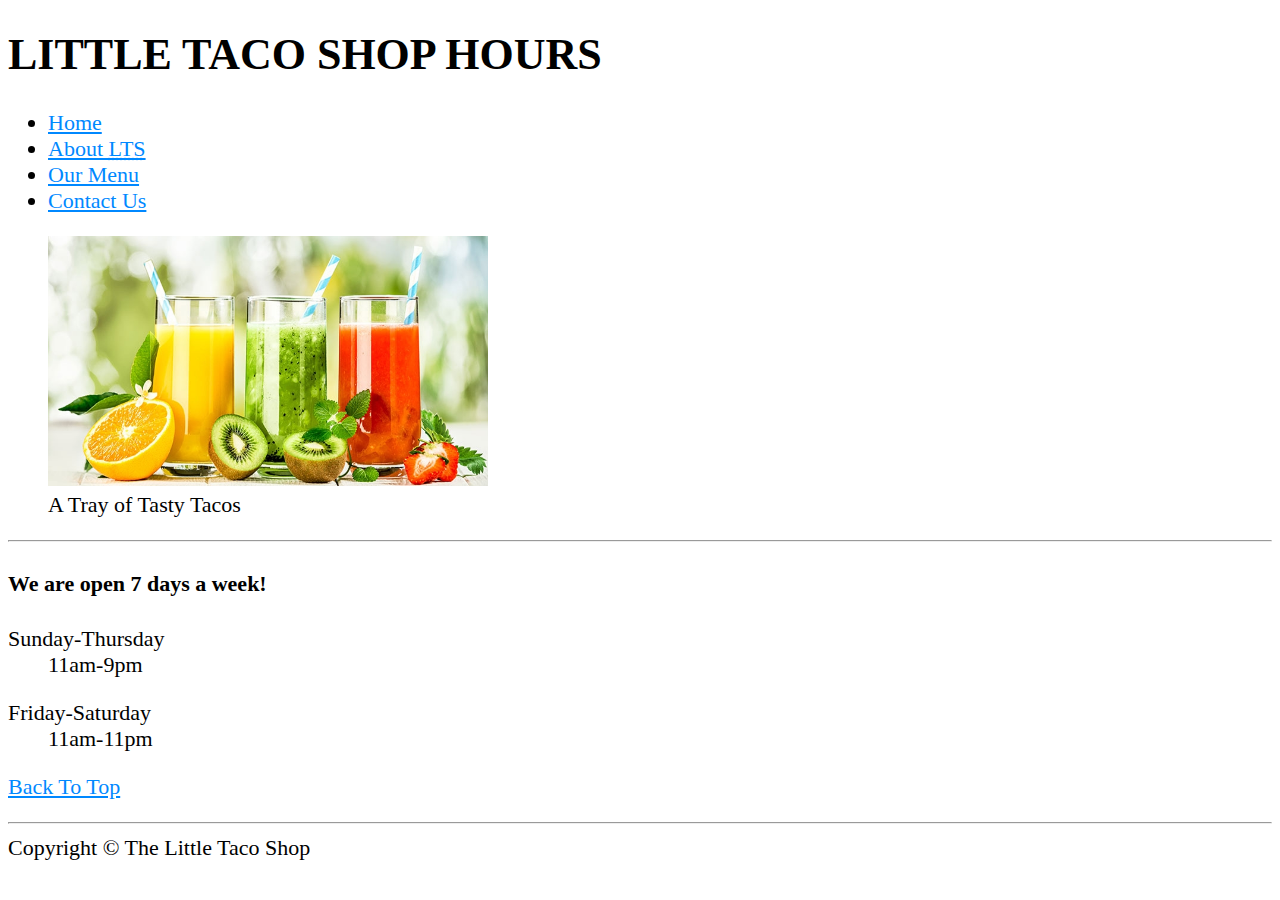
<file: Own Projects/HTML project/hours.html>
<!DOCTYPE html>
<html lang="en">
<head>
    <meta charset="UTF-8">
    <meta name="viewport" content="width=device-width, initial-scale=1.0">
    <title>LITTLE TACO SHOP HOURS</title>
    <link rel="stylesheet" href="style.css">
</head>
<body>
    <header>
        <h1>LITTLE TACO SHOP HOURS</h1>
        <nav>
            <ul>
                <li>
                    <a href="/">Home</a>
                </li>
                <li>
                    <a href="/#about">About <abbr title="LITTLE TACO SHOP">LTS</abbr></a>
                </li>
                <li>
                    <a href="/#menu">Our Menu</a>
                </li>
                <li>
                    <a href="contactus.html">Contact Us</a>
                </li>
            </ul>
        </nav>
        <figure>
            <img src="images/drinkpreneur_819_main.jpg" alt="Taco Drinks" width="440" height="250">
            <figcaption>A Tray of Tasty Tacos</figcaption>
        </figure>
    </header>
    <hr>
    <h4>We are open 7 days a week!</h4>
    <dl>
        <dt>Sunday-Thursday</dt>
        <dd>11am-9pm</dd>
    </dl>
    <dl>
        <dt>Friday-Saturday</dt>
        <dd>11am-11pm</dd>
    </dl>

    <p>
        <a href="#">Back To Top</a>
    </p>
    <hr>

    Copyright &copy; The Little Taco Shop
    
</body>
</html>
</file>
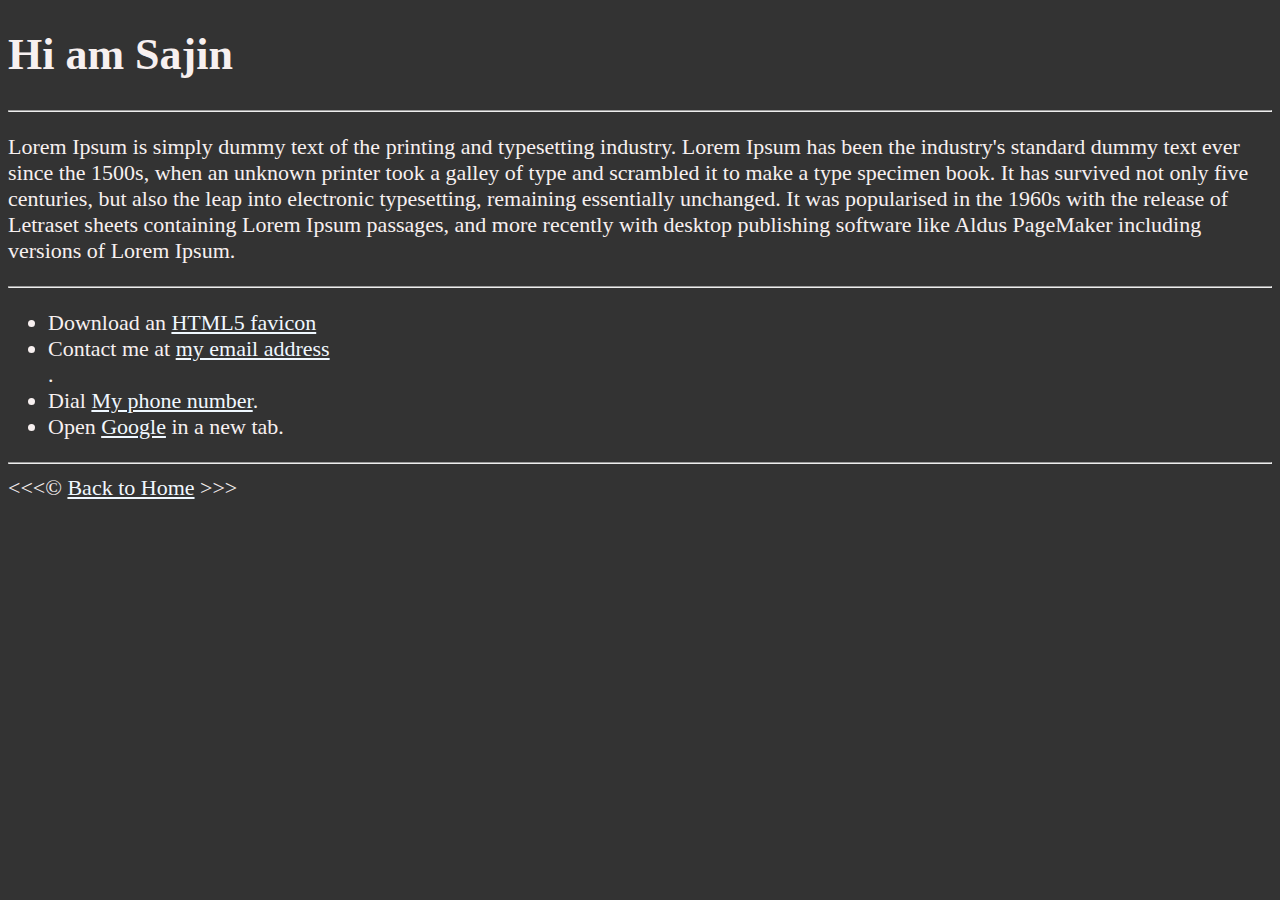
<file: Own Projects/Test/about.html>
<!DOCTYPE html>
<html lang="en">
<head>
    <meta charset="UTF-8">
    <meta name="author" content="Sajin sony">
    <meta name="descriptiion" content="Hi, I'm Sajin Sony. This page is about me.">
    <title>about me</title>
    <link rel="icon" href="home sjn.jpeg" type="image/x-icon">
    <link rel="stylesheet" href="style.css">
</head>
<body>
    <h1>Hi am Sajin</h1>
    <hr>
        <p>
            Lorem Ipsum is simply dummy text of the printing and typesetting industry. Lorem Ipsum has been the industry's standard
            dummy text ever since the 1500s, when an unknown printer took a galley of type and scrambled it to make a type specimen
            book. It has survived not only five centuries, but also the leap into electronic typesetting, remaining essentially
            unchanged. It was popularised in the 1960s with the release of Letraset sheets containing Lorem Ipsum passages, and more
            recently with desktop publishing software like Aldus PageMaker including versions of Lorem Ipsum.
        </p>
    <hr>

    <ul>
        <li>Download an <a href="home sjn.jpeg" download>HTML5 favicon</a></li>
        <li>Contact me at <a href="mailto:sajin@inovicstech.com">my email address</a></li>.
        <li>
            Dial <a href="tel:+917293201100">My phone number</a>.
        </li>
        <li>
            Open <a href="https://www.google.com" target="_blank">Google</a> in a new tab.
        </li>
    </ul>
    <hr>
    &lt;&lt;&lt;&copy; <a href="index.html">Back to Home</a> &gt;&gt;&gt;
    <p>
        <a href="/"></a>
    </p>

</body>
</html>
</file>
<file: Own Projects/Assignment 3/static/css/style.css>
@import url('https://fonts.googleapis.com/css2?family=Open+Sans:ital,wght@0,300;0,500;1,300;1,500;1,600;1,700&display=swap');

body {
    margin: 0;
}

.container {
    display: flex;
    justify-content: space-around;
    align-items: center;
}

.container .nav-wrapper {
    /* font-size: 18px;
    font-weight: 600;
    line-height: 24px; */
    font-family: 'Open Sans', sans-serif;
    display: flex;
    justify-content: right !important;
}


.login-form .container button input {
    max-width: 430px !important;
    width: 100%;
    height: 60px;
}

.login-form .container .row {
    max-width: 430px;
    width: 100%;
    height: 60px;
}
/* 
.login-form .container a {
    display: flex;
    justify-content: right !important;
} */

.nav-form-wrapper {
    display: flex;
    justify-content: right !important;
}

.nav-form-wrapper img {
    width: 137px;
    height: 45px;
}

.container-form  .row{
    height: 100vh;
    width: 548px;
}
</file>
<file: Own Projects/Clone Netflix/style.css>
@import url("https://fonts.googleapis.com/css2?family=Edu+TAS+Beginner&family=Nunito:wght@200&family=Poppins:wght@100&family=Roboto:ital,wght@0,100;0,300;1,500&display=swap");

* {
    margin: 0;
    padding: 0;
    font-family: 'Poppins', sans-serif;
    box-sizing: border-box;
}

body {
    background: #000;
    color: #fff;
}

.header {
    width: 100%;
    height: 100vh;
    background-image: linear-gradient(rgba(0,0,0,0.5),rgba(0,0,0,0.5)), url(images/netflix-800x450\ home.png);
    background-size: cover;
    background-position: center;
    padding: 10px 8%;
    position: relative;
}

nav {
    display: flex;
    align-items: center;
    justify-content: space-between;
    padding: 10px 0;
}

.logo {
    width: 150px;
    cursor: pointer;
}

nav button {
    border: 0;
    outline: 0;
    background: #db0001;
    color: #fff;
    padding: 7px 20px;
    font-size: 12px;
    border-radius: 4px;
    margin-left: 4px;
    cursor: pointer;
}

.language-btn {
    display: inline-flex;
    align-items: center;
    background: transparent;
    border: 1px solid #fff;
    padding: 7px 10px;
}

.language-btn img {
    width: 10px;
    margin-left: 10px;
}

.header-content {
    position: absolute;
    top: 50%;
    left: 50%;
    transform: translate(-50%, -50%);
    text-align: center;
    margin-top: 100px;
}

.header-content h1 {
    font-size: 60px;
    line-height: 70px;
    font-weight: 600;
    max-width: 650px;
}

.header-content h3 {
    font-weight: 400;
    margin-bottom: 20px;
}

.email-signup {
    background: #fff;
    border-radius: 4px;
    display: flex;
    align-items: center;
    margin-top: 30px;
    overflow: hidden;
}

.email-signup input {
    flex: 1;
    border: 0;
    outline: 0;
    margin-left: 20px;
}

.email-signup button {
    background: #db0001;
    border: 0;
    outline: 0;
    color: #fff;
    font-size: 16px;
    cursor: pointer;
    padding: 16px 13px;
}

/* Features */

.features {
    padding: 50px 12%;
    font-size: 22px;
}

.row {
    display: flex;
    width: 100%;
    align-items: center;
    flex-wrap: wrap;
    padding: 50px 0;
}

.text-col {
    flex-basis: 50%;
    margin-bottom: 20px;
}

.img-col {
    flex-basis: 50%;
    margin-bottom: 20px;
}

.img-col img {
    display: block;
    width: 90%;
    margin: auto;
}

.features h2 {
    font-size: 50px;
    font-weight: 600;
    margin-bottom: 20px;
}

/* FAQ */

.faq {
    padding: 10px 12%;
    text-align: center;
    font-size: 18px;
}

.faq h2 {
    font-weight: 500;
    font-size: 40px;
}

.accordian {
    margin: 60px auto;
    width: 100%;
    max-width: 750px;
}

.accordian li {
    list-style: none;
    width: 100%;
    padding: 5px;
}

.accordian li label {
    display: flex;
    align-items: center;
    padding: 20px;
    font-size: 18px;
    font-weight: 500;
    background: #303030 ;
    margin-bottom: 2px;
    cursor: pointer;
    position: relative;
}

label::after{
    content: '+';
    font-size: 34px;
    position: absolute;
    right: 20px;
    transition: transform 0.5s;
}

input[type="radio"]{
    display: none;
}

.accordian .content {
    background: #303030;
    text-align: left;
    padding: 0 20px;
    max-height: 0;
    overflow: hidden;
    transition: max-height 0.5s, padding 0.5s;
}

.accordian input[type="radio"]:checked + label + .content{
    max-height: 600px;
    padding: 30px 20px;
}

.accordian input[type="radio"]:checked + label::after{
    transform: rotate(45deg);
}

.faq .email-signup{
    max-width: 600px;
    margin: 20px auto 60px;
}

.faq .small {
    font-size: 13px
}

/* footer */

.footer {
    padding: 50px 15% 10px;
    border-top: 6px solid #333;
    color: #777;
}

.footer h2{
    font-size: 18px;
    font-weight: 400;
    margin-bottom: 30px;
}

.footer .col {
    flex-basis: 25%;
    flex-grow: 1;
    margin-bottom: 20px;
}

.footer .col a {
    display: block;
    text-decoration: none;
    color: #777;
    font-size: 14px;
    margin-bottom: 10px;
}

.footer .row {
    align-items: flex-start;
    padding: 10px;
}
</file>
<file: Own Projects/HTML project/style.css>
html {
    font-size: 22px;
}

body {
    background-color: #ffffff;
    color: rgb(0, 0, 0);
}

a {
    color: rgb(0, 136, 255);
}

a:visited {
    color: rgb(25, 125, 255);
}

a:hover, a:active {
    color: #f32525;
}

table, tr, th, td, caption {
    border: 1px solid ;
    font-family: 'Courier New', Courier, monospace;
    border-collapse: collapse;
    padding: 0.5rem;
}
</file>
<file: Own Projects/Project_2/static/css/style.css>
body {
    margin: unset !important;
}

.container {
    display: flex;
    justify-content: center;
    align-items: center;
    height: 100vh;
}

.calculator {
    background: #2e2e2e;
    padding: 15px;
    border-radius: 8px;
    max-width: 350px;
}

.calculator form .calc-button, .clear-button, .del-button {
    width: 77px;
    height: 73px;
    border-radius: 8px;
    font-family: serif;
    font-size: 30px;
    cursor: pointer;
    margin: 3px;
}

.calculator form .calc-display {
    width: 335px;
    height: 90px;
    border-radius: 8px;
    margin-bottom: 10px;
    background: #2e2e2e;
    color: white;
    font-family: serif;
    font-size: 45px;
}

.calculator form .calc-equal-button {
    width: 164px;
    height: 73px;
    font-family: serif;
    font-size: 20px;
    font-weight: 800;
    border-radius: 8px;
    cursor: pointer;
    padding-top: 10px;
    margin-left: 3px;
}
</file>
<file: Own Projects/Project_2/static/css/responsive.css>
@media (250px <= width <= 449.98px) {

    .calculator {
        padding: 15px;
        width: 100%;
        max-width: 250px;
    }

    .calculator form .calc-button, .clear-button, .del-button {
        width: 53px;
        height: 53px;
        font-size: 15px;
    }

    .calculator form .calc-equal-button {
        width: 116px;
        height: 53px;
        font-size: 15px;
        padding-top: 1px;
    }

    .calculator form .calc-display {
        width: 240px;
        height: 65px;
        font-size: 25px;
    }

}

@media (150px <= width <= 249.98px) {
    .calculator {
        padding: 10px;
        width: 100%;
        max-width: 150px;
    }
    .calculator form .calc-button, .clear-button, .del-button {
        width: 32px;
        height: 35px;
        font-size: 8px;
        margin: 1px;
        padding: 0px;
    } 

    .calculator form .calc-equal-button {
        width: 70px;
        height: 35px;
        font-size: 10px;
        padding-top: 0px;
        margin-left: 1px;
    }

    .calculator form .calc-display {
        width: 140px;
        height: 46px;
        font-size: 14px;
    }
}
</file>
<file: Own Projects/Test/style.css>
html {
    font-size: 22px;
}

body {
    background-color: #333;
    color: #f7f0f0;
}

a {
    color: aliceblue;
}

a:visited {
    color: lightgray;
}

a:hover, a:active {
    color: #eee;
}

table, tr, th, td, caption {
    border: 1px solid ;
    font-family: 'Courier New', Courier, monospace;
    border-collapse: collapse;
    padding: 0.5rem;
}
</file>
